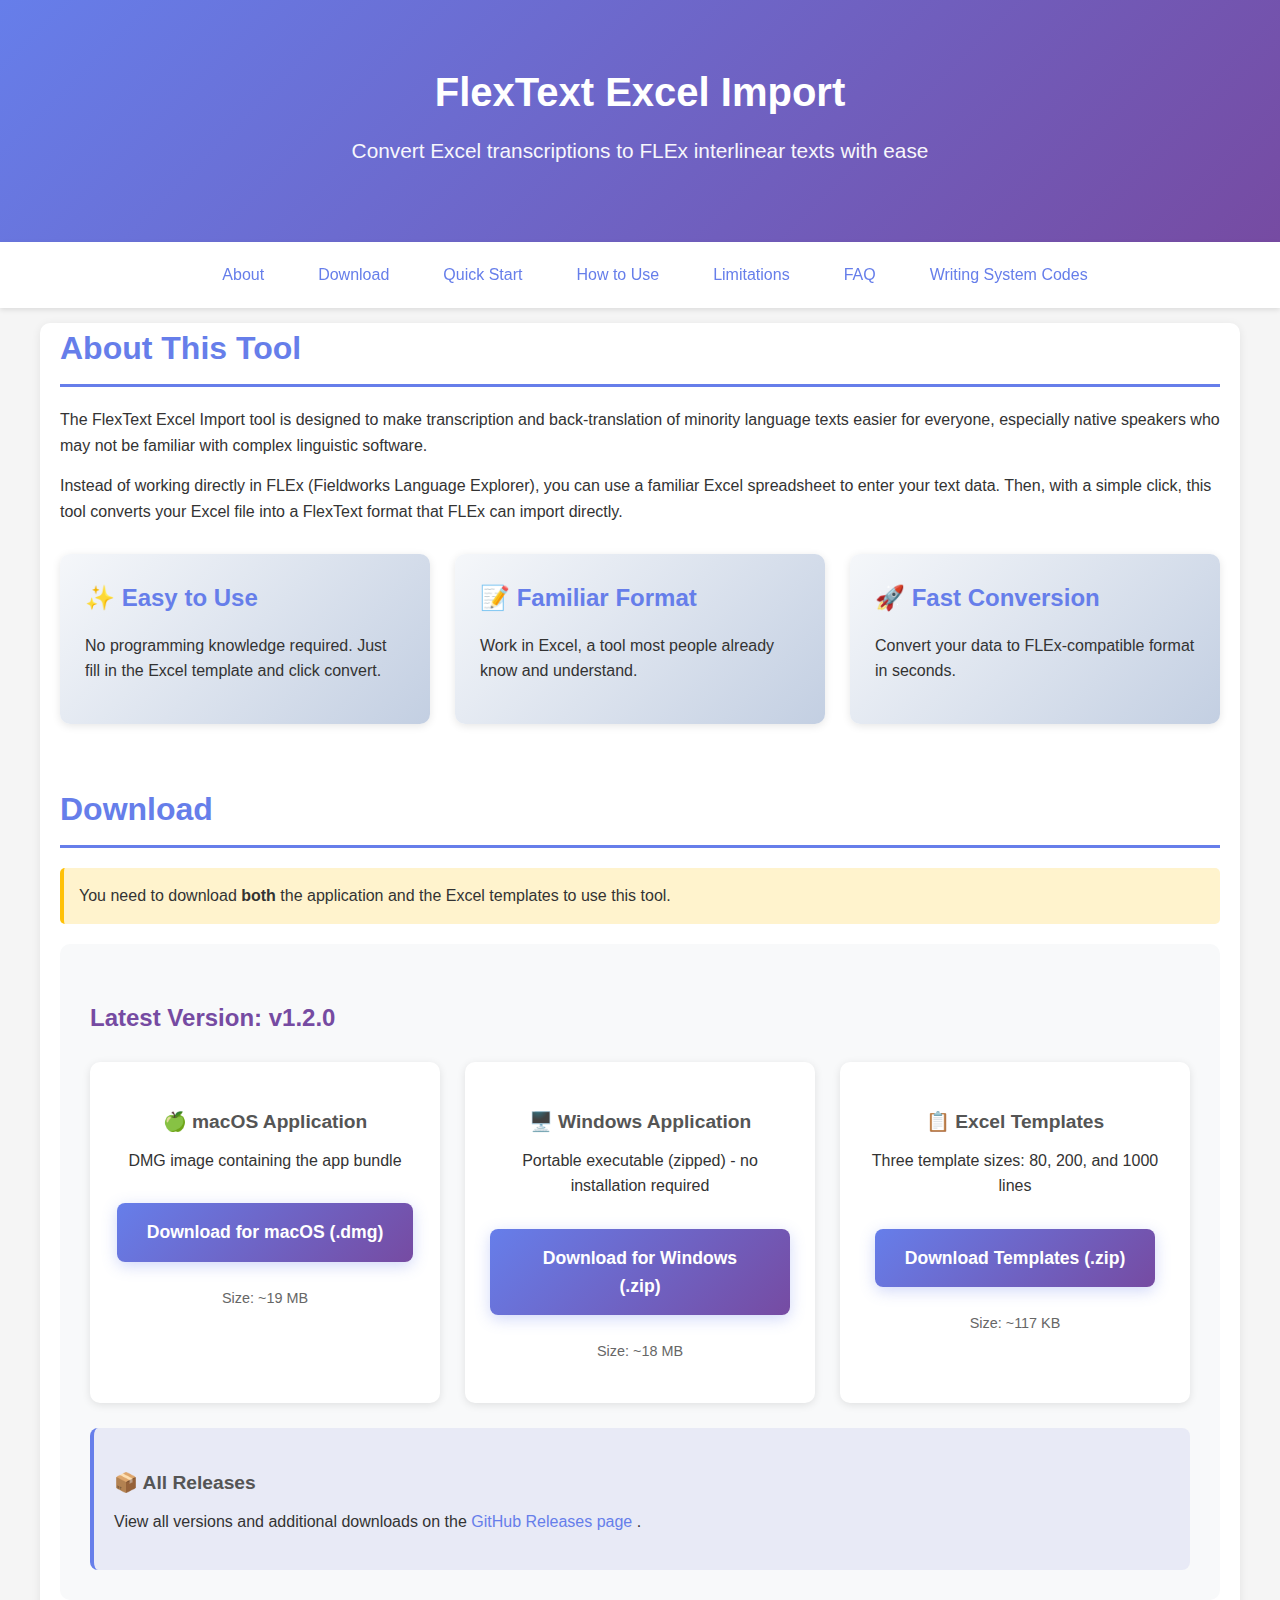
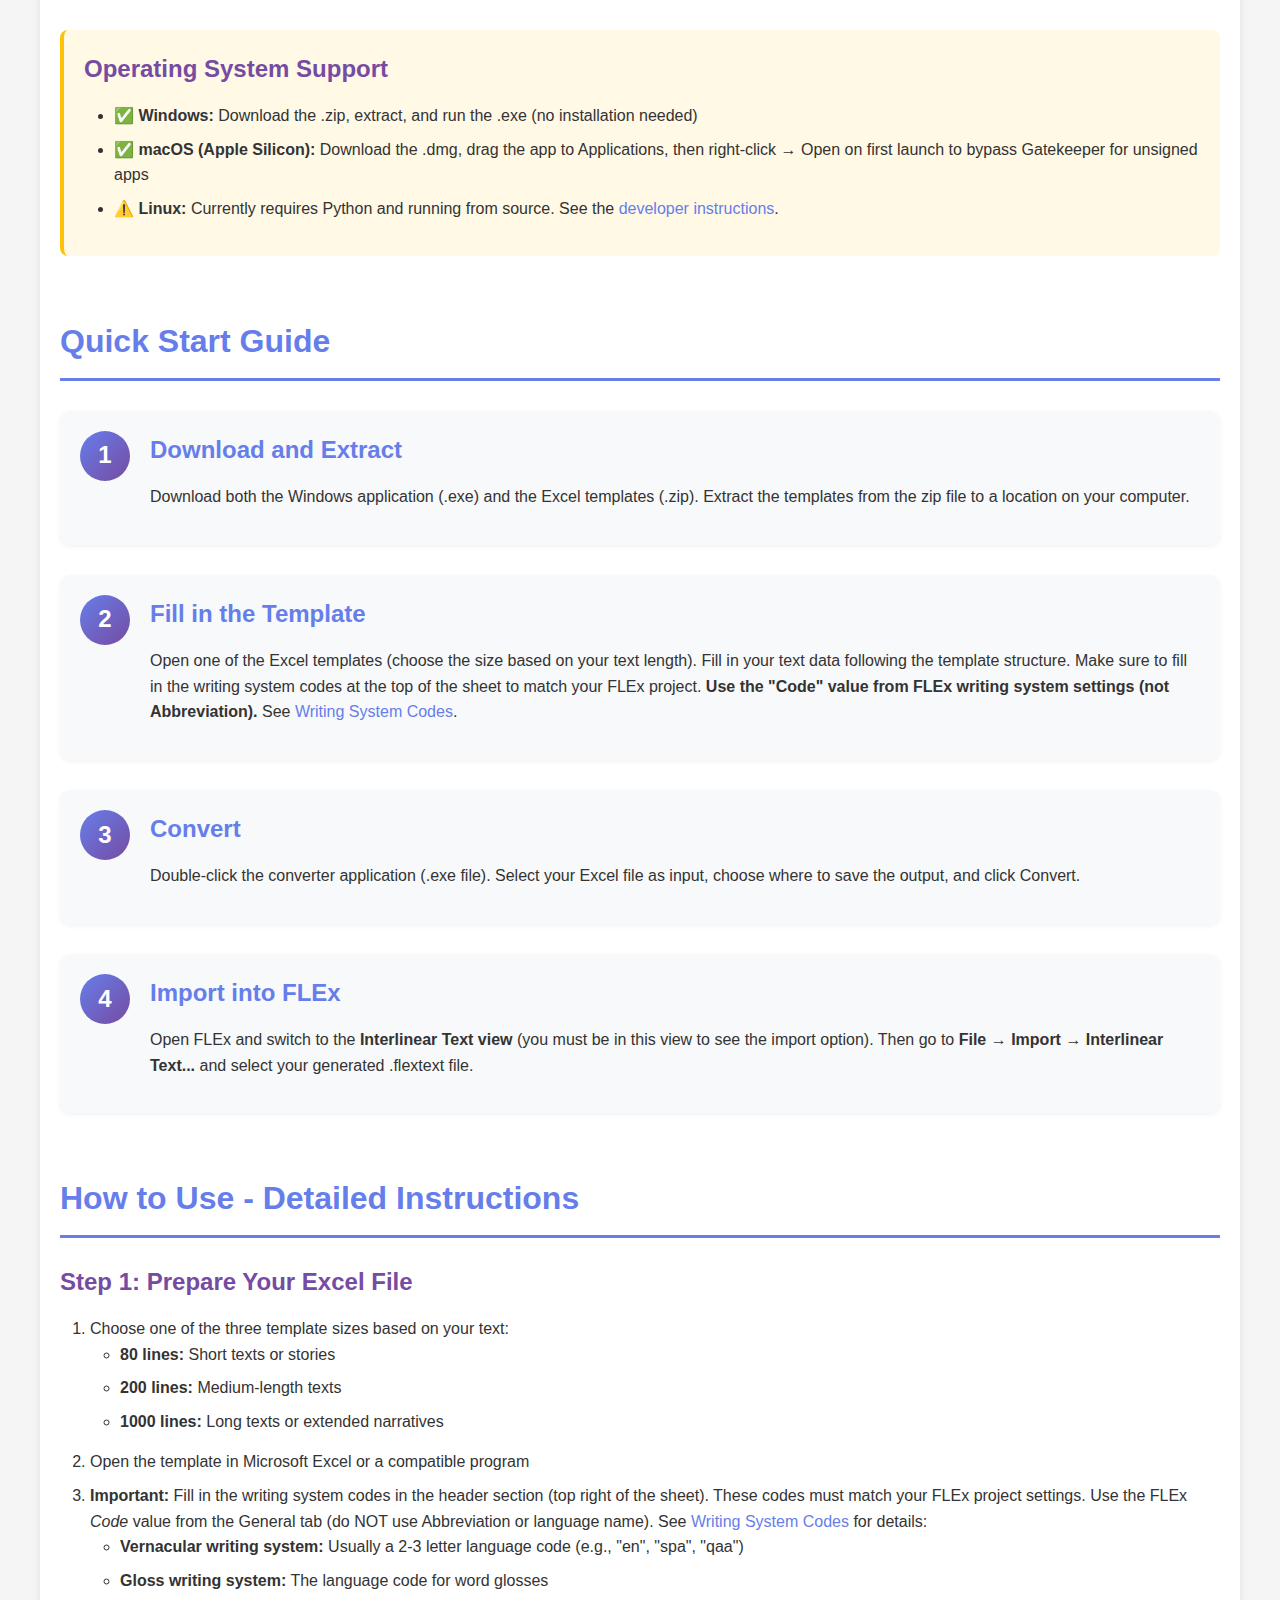
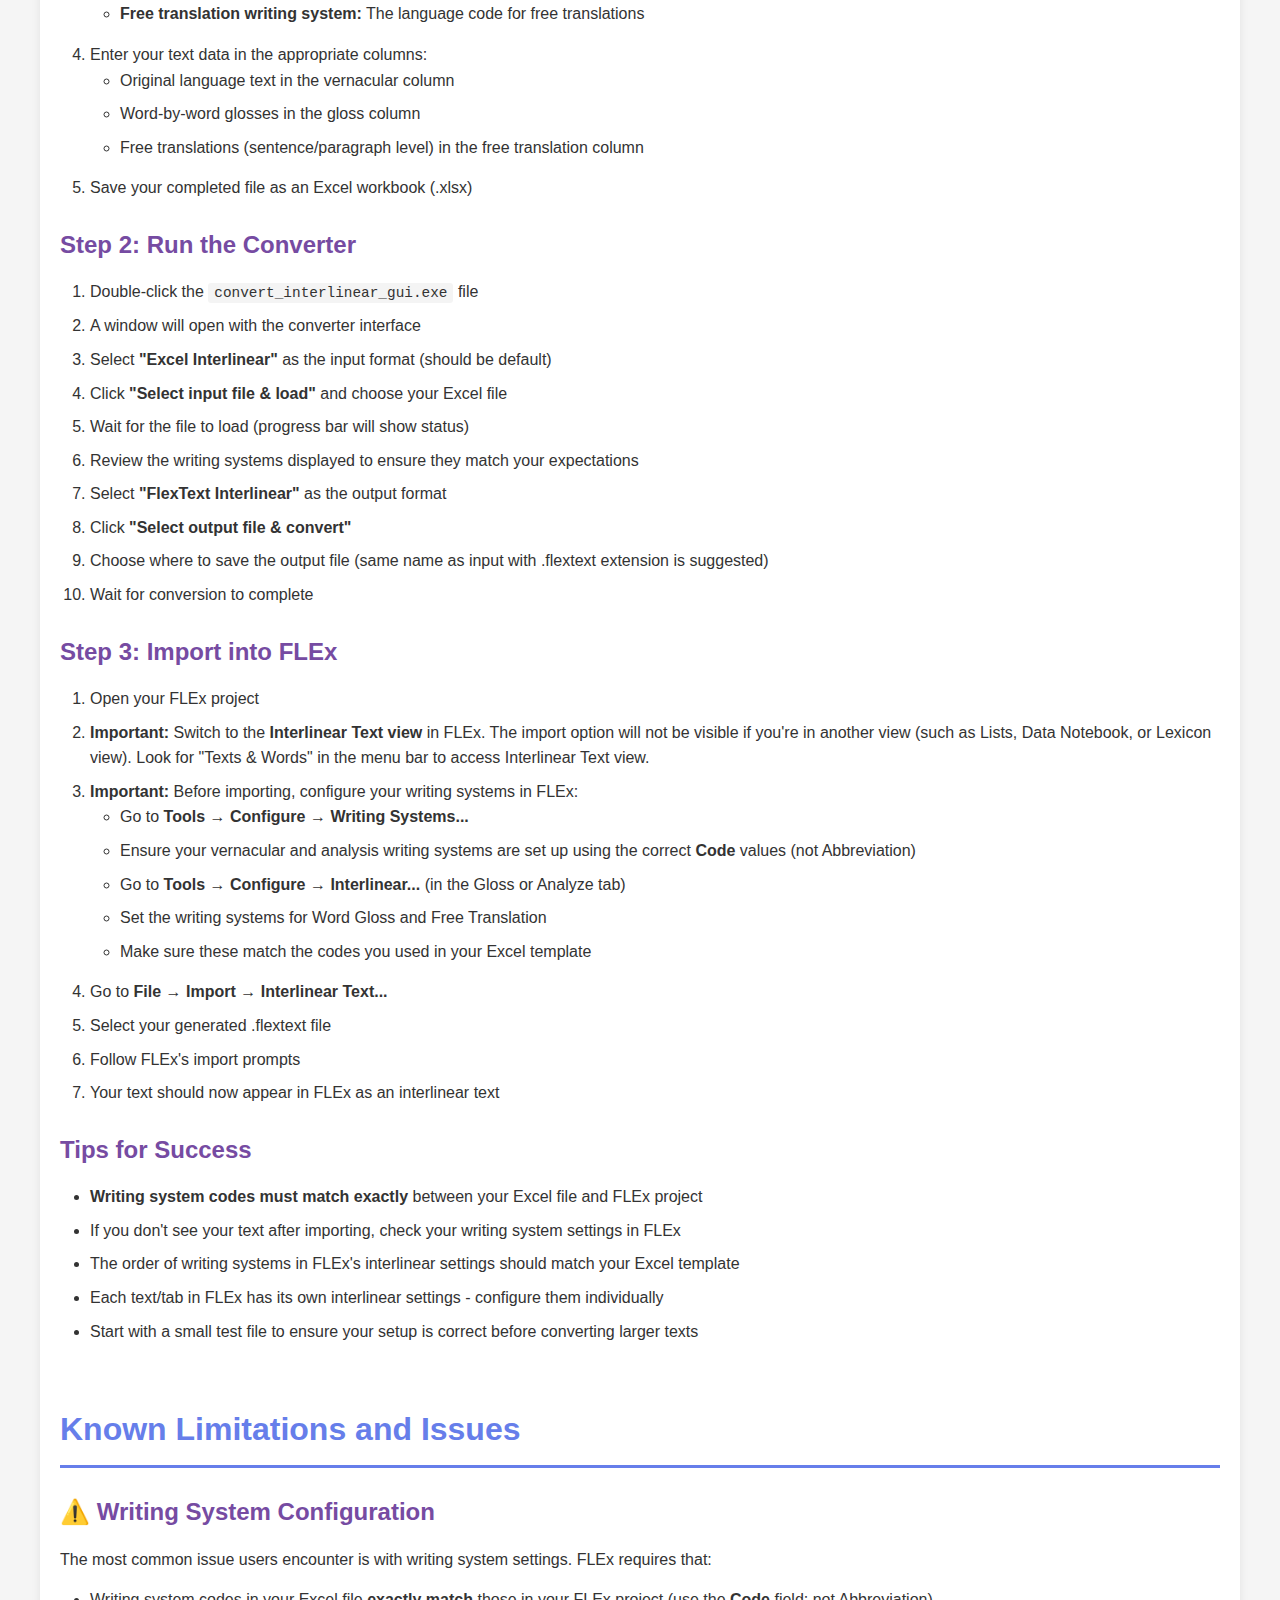
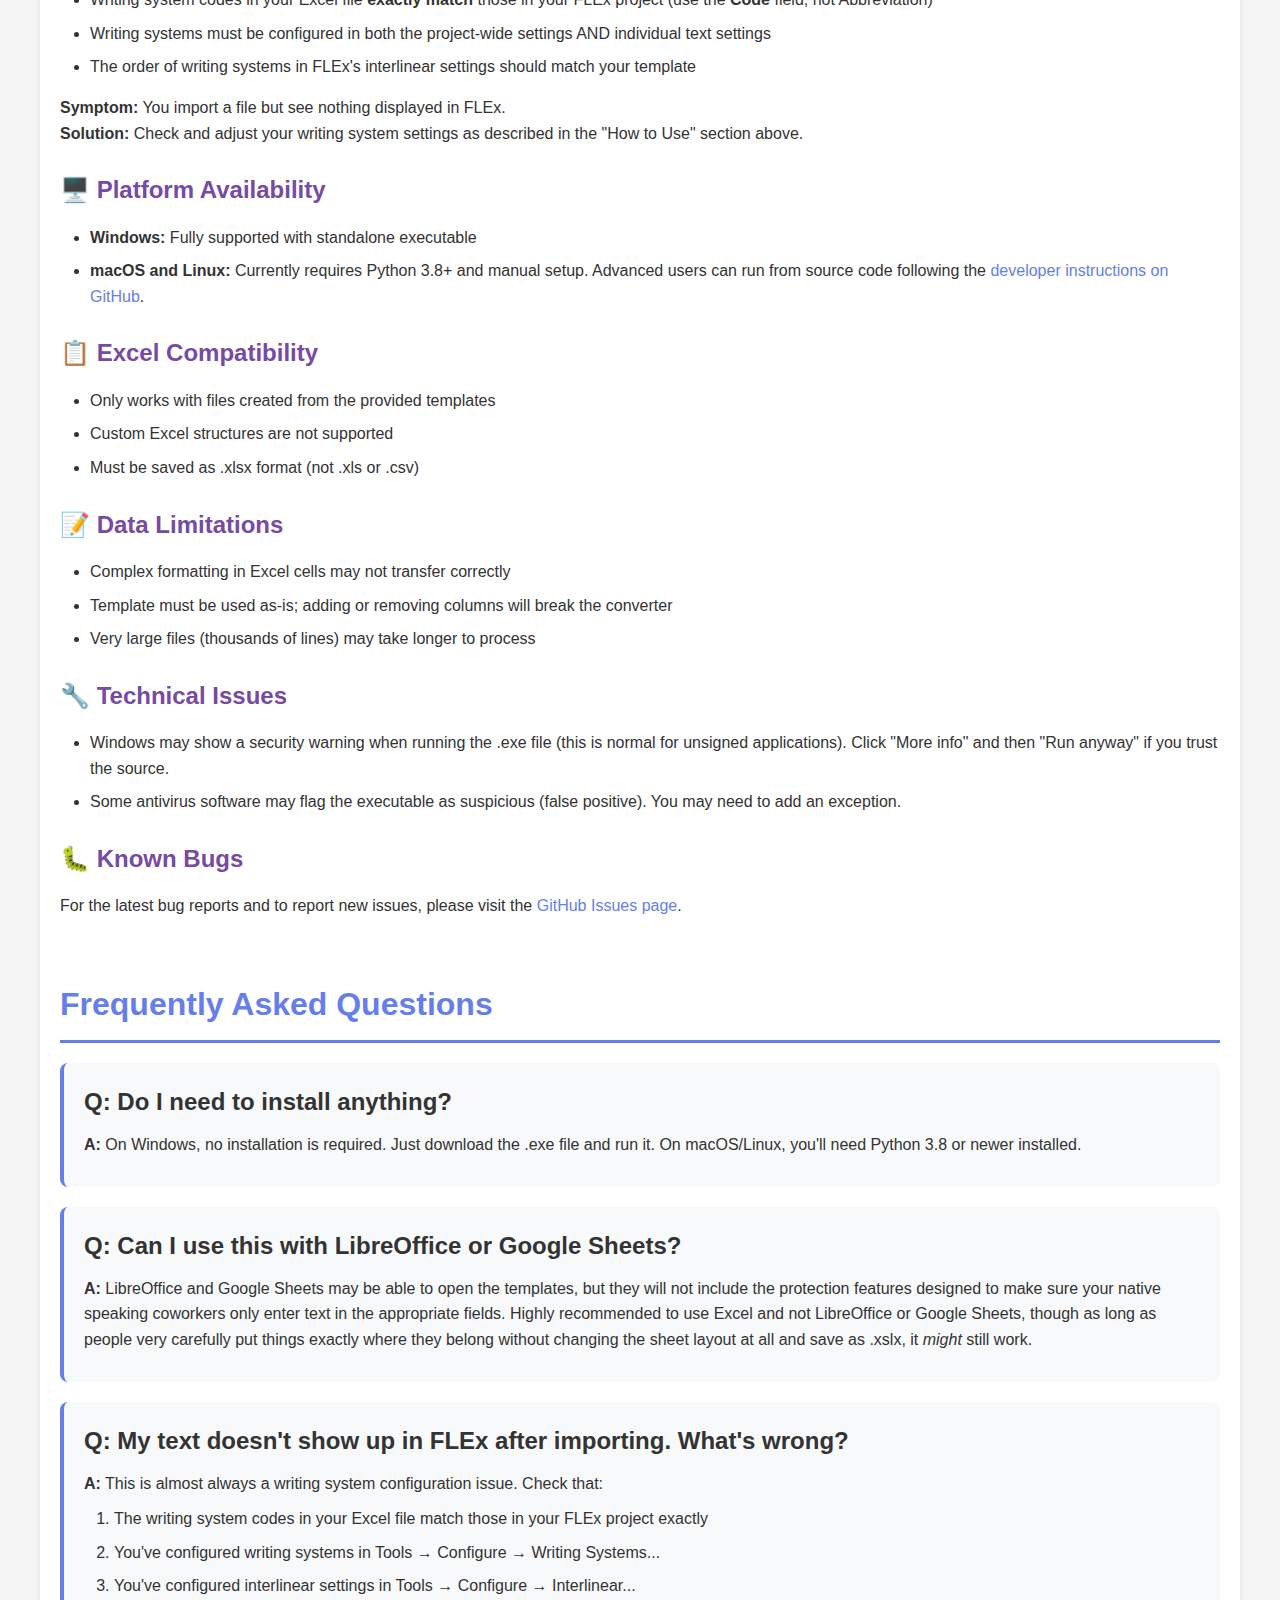
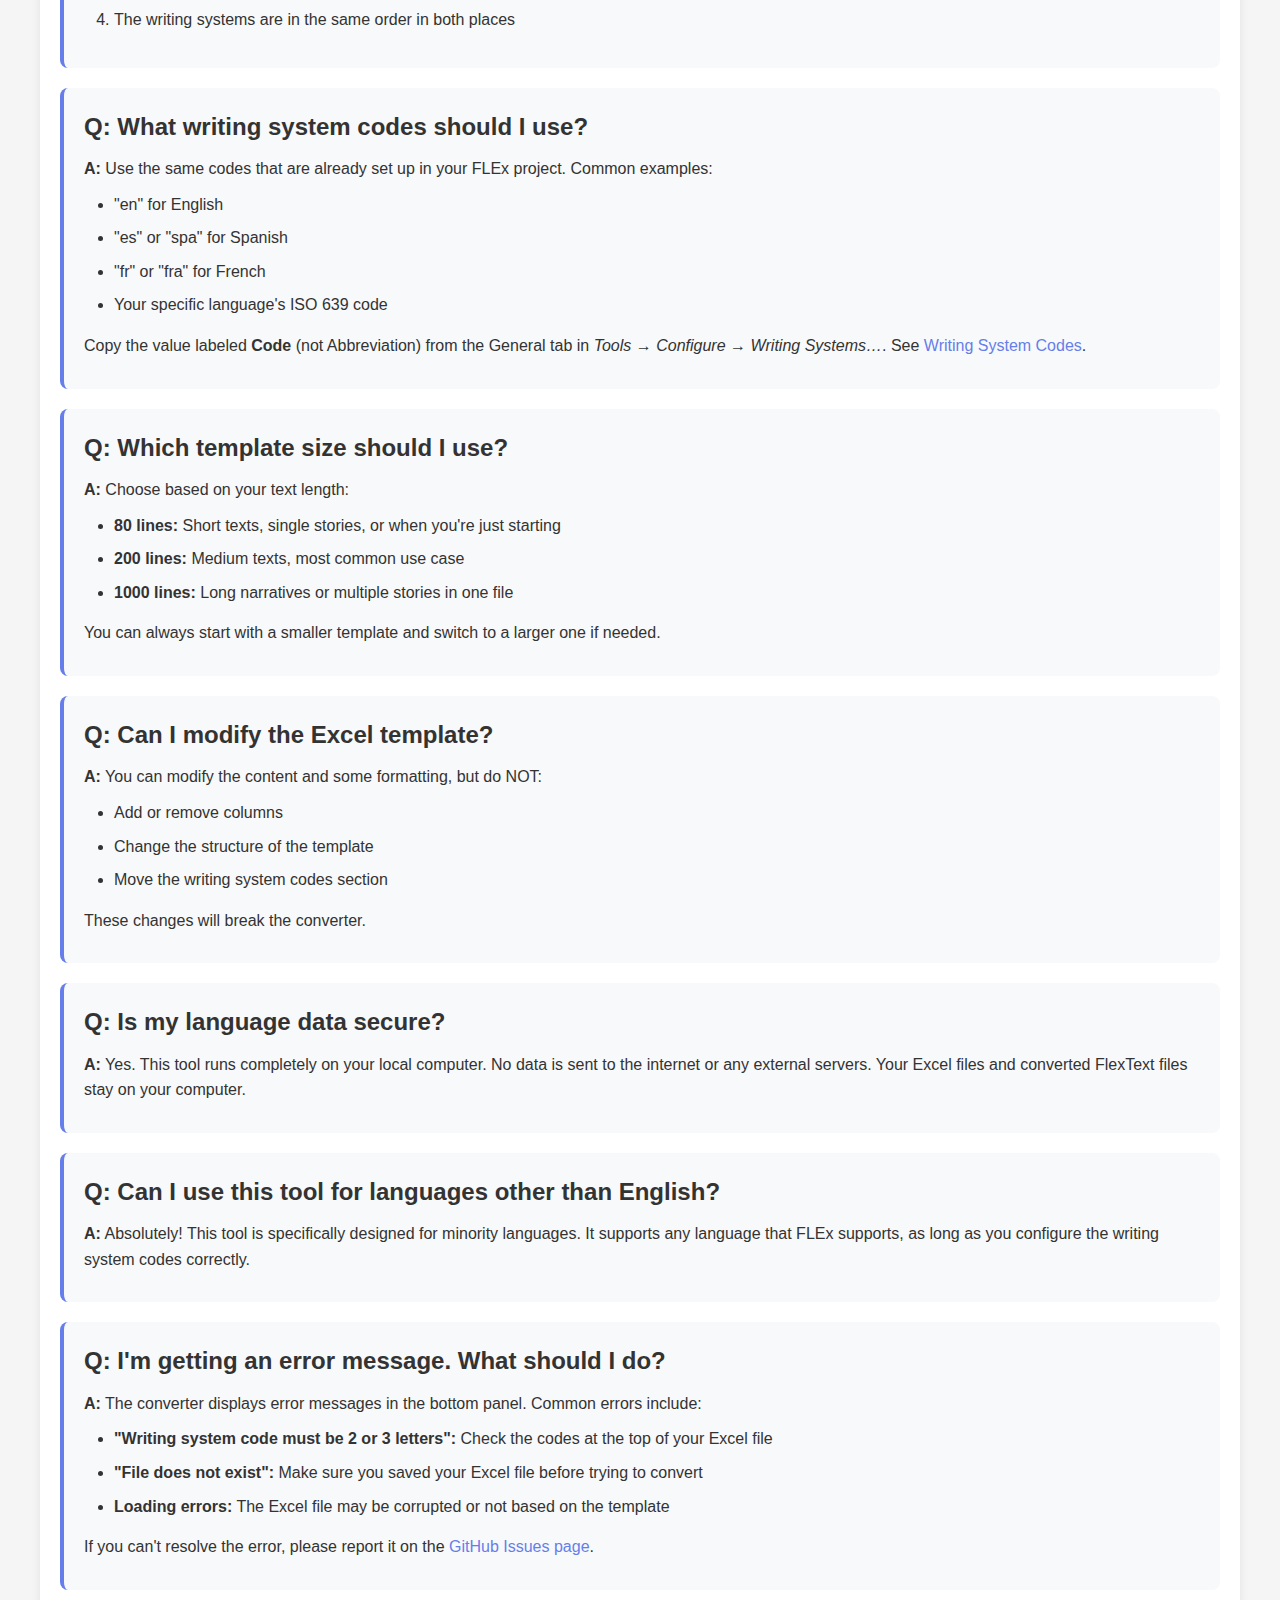
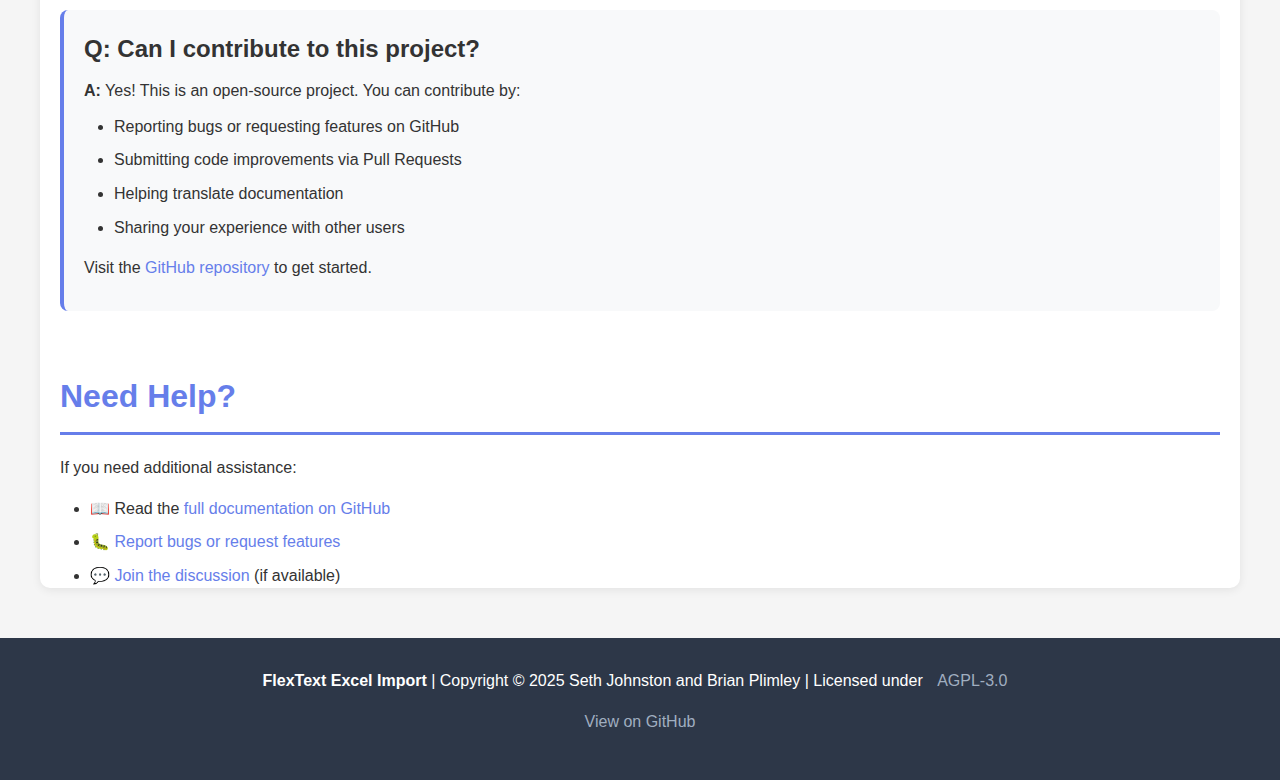
<file: docs/index.html>
<!DOCTYPE html>
<html lang="en">
<head>
    <meta charset="UTF-8">
    <meta name="viewport" content="width=device-width, initial-scale=1.0">
    <title>FlexText Excel Import - Easy Interlinear Text Tool</title>
    <link rel="stylesheet" href="style.css">
</head>
<body>
    <header>
        <div class="container">
            <h1>FlexText Excel Import</h1>
            <p class="tagline">Convert Excel transcriptions to FLEx interlinear texts with ease</p>
        </div>
    </header>

    <nav>
        <div class="container">
            <ul>
                <li><a href="#about">About</a></li>
                <li><a href="#download">Download</a></li>
                <li><a href="#quick-start">Quick Start</a></li>
                <li><a href="#how-to-use">How to Use</a></li>
                <li><a href="#limitations">Limitations</a></li>
                <li><a href="#faq">FAQ</a></li>
                <li><a href="writing-system-codes.html">Writing System Codes</a></li>
            </ul>
        </div>
    </nav>

    <main class="container">
        <section id="about">
            <h2>About This Tool</h2>
            <p>
                The FlexText Excel Import tool is designed to make transcription and back-translation of minority 
                language texts easier for everyone, especially native speakers who may not be familiar with complex 
                linguistic software.
            </p>
            <p>
                Instead of working directly in FLEx (Fieldworks Language Explorer), you can use a familiar Excel 
                spreadsheet to enter your text data. Then, with a simple click, this tool converts your Excel file 
                into a FlexText format that FLEx can import directly.
            </p>
            <div class="features">
                <div class="feature-box">
                    <h3>✨ Easy to Use</h3>
                    <p>No programming knowledge required. Just fill in the Excel template and click convert.</p>
                </div>
                <div class="feature-box">
                    <h3>📝 Familiar Format</h3>
                    <p>Work in Excel, a tool most people already know and understand.</p>
                </div>
                <div class="feature-box">
                    <h3>🚀 Fast Conversion</h3>
                    <p>Convert your data to FLEx-compatible format in seconds.</p>
                </div>
            </div>
        </section>

        <section id="download">
            <h2>Download</h2>
            <p class="important">
                You need to download <strong>both</strong> the application and the Excel templates to use this tool.
            </p>
            
            <div class="download-section">
                <h3>Latest Version: v1.2.0</h3>
                
                <div class="download-boxes">
                    <div class="download-box">
                        <h4>🍏 macOS Application</h4>
                        <p>DMG image containing the app bundle</p>
                        <a href="https://github.com/rulingAnts/FlexText-Excel-Import/releases/download/v1.2.0/Interlinear-Converter-v1.2.0.mac.dmg" 
                           class="download-button">
                            Download for macOS (.dmg)
                        </a>
                        <p class="file-size">Size: ~19 MB</p>
                    </div>
                    <div class="download-box">
                        <h4>🖥️ Windows Application</h4>
                        <p>Portable executable (zipped) - no installation required</p>
                        <a href="https://github.com/rulingAnts/FlexText-Excel-Import/releases/download/v1.2.0/Interlinear.Converter.1.2.0.win.zip" 
                           class="download-button">
                            Download for Windows (.zip)
                        </a>
                        <p class="file-size">Size: ~18 MB</p>
                    </div>
                    
                    <div class="download-box">
                        <h4>📋 Excel Templates</h4>
                        <p>Three template sizes: 80, 200, and 1000 lines</p>
                        <a href="https://github.com/rulingAnts/FlexText-Excel-Import/releases/download/v1.2.0/Excel.Templates.zip" 
                           class="download-button">
                            Download Templates (.zip)
                        </a>
                        <p class="file-size">Size: ~117 KB</p>
                    </div>
                </div>
                
                <div class="download-note">
                    <h4>📦 All Releases</h4>
                    <p>
                        View all versions and additional downloads on the 
                        <a href="https://github.com/rulingAnts/FlexText-Excel-Import/releases/latest" target="_blank">
                            GitHub Releases page
                        </a>.
                    </p>
                </div>
            </div>

            <div class="os-support">
                <h3>Operating System Support</h3>
                <ul>
                    <li><strong>✅ Windows:</strong> Download the .zip, extract, and run the .exe (no installation needed)</li>
                    <li><strong>✅ macOS (Apple Silicon):</strong> Download the .dmg, drag the app to Applications, then right‑click → Open on first launch to bypass Gatekeeper for unsigned apps</li>
                    <li><strong>⚠️ Linux:</strong> Currently requires Python and running from source. See the 
                        <a href="https://github.com/rulingAnts/FlexText-Excel-Import#setup-and-gui-usage" target="_blank">developer instructions</a>.</li>
                </ul>
            </div>
        </section>

        <section id="quick-start">
            <h2>Quick Start Guide</h2>
            <div class="steps">
                <div class="step">
                    <div class="step-number">1</div>
                    <div class="step-content">
                        <h3>Download and Extract</h3>
                        <p>Download both the Windows application (.exe) and the Excel templates (.zip). 
                           Extract the templates from the zip file to a location on your computer.</p>
                    </div>
                </div>
                
                <div class="step">
                    <div class="step-number">2</div>
                    <div class="step-content">
                        <h3>Fill in the Template</h3>
                        <p>Open one of the Excel templates (choose the size based on your text length). 
                           Fill in your text data following the template structure. Make sure to fill in the 
                                    writing system codes at the top of the sheet to match your FLEx project. <strong>Use the "Code" value from FLEx writing system settings (not Abbreviation).</strong> See <a href="writing-system-codes.html">Writing System Codes</a>.</p>
                    </div>
                </div>
                
                <div class="step">
                    <div class="step-number">3</div>
                    <div class="step-content">
                        <h3>Convert</h3>
                        <p>Double-click the converter application (.exe file). Select your Excel file as input, 
                           choose where to save the output, and click Convert.</p>
                    </div>
                </div>
                
                <div class="step">
                    <div class="step-number">4</div>
                    <div class="step-content">
                        <h3>Import into FLEx</h3>
                        <p>Open FLEx and switch to the <strong>Interlinear Text view</strong> (you must be in this view 
                           to see the import option). Then go to <strong>File → Import → Interlinear Text...</strong> and 
                           select your generated .flextext file.</p>
                    </div>
                </div>
            </div>
        </section>

        <section id="how-to-use">
            <h2>How to Use - Detailed Instructions</h2>
            
            <h3>Step 1: Prepare Your Excel File</h3>
            <ol>
                <li>Choose one of the three template sizes based on your text:
                    <ul>
                        <li><strong>80 lines:</strong> Short texts or stories</li>
                        <li><strong>200 lines:</strong> Medium-length texts</li>
                        <li><strong>1000 lines:</strong> Long texts or extended narratives</li>
                    </ul>
                </li>
                <li>Open the template in Microsoft Excel or a compatible program</li>
                <li><strong>Important:</strong> Fill in the writing system codes in the header section 
                    (top right of the sheet). These codes must match your FLEx project settings. Use the FLEx <em>Code</em> value from the General tab (do NOT use Abbreviation or language name). See <a href="writing-system-codes.html">Writing System Codes</a> for details:
                    <ul>
                        <li><strong>Vernacular writing system:</strong> Usually a 2-3 letter language code (e.g., "en", "spa", "qaa")</li>
                        <li><strong>Gloss writing system:</strong> The language code for word glosses</li>
                        <li><strong>Free translation writing system:</strong> The language code for free translations</li>
                    </ul>
                </li>
                <li>Enter your text data in the appropriate columns:
                    <ul>
                        <li>Original language text in the vernacular column</li>
                        <li>Word-by-word glosses in the gloss column</li>
                        <li>Free translations (sentence/paragraph level) in the free translation column</li>
                    </ul>
                </li>
                <li>Save your completed file as an Excel workbook (.xlsx)</li>
            </ol>

            <h3>Step 2: Run the Converter</h3>
            <ol>
                <li>Double-click the <code>convert_interlinear_gui.exe</code> file</li>
                <li>A window will open with the converter interface</li>
                <li>Select <strong>"Excel Interlinear"</strong> as the input format (should be default)</li>
                <li>Click <strong>"Select input file & load"</strong> and choose your Excel file</li>
                <li>Wait for the file to load (progress bar will show status)</li>
                <li>Review the writing systems displayed to ensure they match your expectations</li>
                <li>Select <strong>"FlexText Interlinear"</strong> as the output format</li>
                <li>Click <strong>"Select output file & convert"</strong></li>
                <li>Choose where to save the output file (same name as input with .flextext extension is suggested)</li>
                <li>Wait for conversion to complete</li>
            </ol>

            <h3>Step 3: Import into FLEx</h3>
            <ol>
                <li>Open your FLEx project</li>
                <li><strong>Important:</strong> Switch to the <strong>Interlinear Text view</strong> in FLEx. 
                    The import option will not be visible if you're in another view (such as Lists, Data Notebook, 
                    or Lexicon view). Look for "Texts & Words" in the menu bar to access Interlinear Text view.</li>
                <li><strong>Important:</strong> Before importing, configure your writing systems in FLEx:
                    <ul>
                        <li>Go to <strong>Tools → Configure → Writing Systems...</strong></li>
                        <li>Ensure your vernacular and analysis writing systems are set up using the correct <strong>Code</strong> values (not Abbreviation)</li>
                        <li>Go to <strong>Tools → Configure → Interlinear...</strong> (in the Gloss or Analyze tab)</li>
                        <li>Set the writing systems for Word Gloss and Free Translation</li>
                        <li>Make sure these match the codes you used in your Excel template</li>
                    </ul>
                </li>
                <li>Go to <strong>File → Import → Interlinear Text...</strong></li>
                <li>Select your generated .flextext file</li>
                <li>Follow FLEx's import prompts</li>
                <li>Your text should now appear in FLEx as an interlinear text</li>
            </ol>

            <h3>Tips for Success</h3>
            <ul>
                <li><strong>Writing system codes must match exactly</strong> between your Excel file and FLEx project</li>
                <li>If you don't see your text after importing, check your writing system settings in FLEx</li>
                <li>The order of writing systems in FLEx's interlinear settings should match your Excel template</li>
                <li>Each text/tab in FLEx has its own interlinear settings - configure them individually</li>
                <li>Start with a small test file to ensure your setup is correct before converting larger texts</li>
            </ul>
        </section>

        <section id="limitations">
            <h2>Known Limitations and Issues</h2>
            
            <h3>⚠️ Writing System Configuration</h3>
            <p>
                The most common issue users encounter is with writing system settings. FLEx requires that:
            </p>
            <ul>
                <li>Writing system codes in your Excel file <strong>exactly match</strong> those in your FLEx project (use the <strong>Code</strong> field; not Abbreviation)</li>
                <li>Writing systems must be configured in both the project-wide settings AND individual text settings</li>
                <li>The order of writing systems in FLEx's interlinear settings should match your template</li>
            </ul>
            <p>
                <strong>Symptom:</strong> You import a file but see nothing displayed in FLEx.<br>
                <strong>Solution:</strong> Check and adjust your writing system settings as described in the "How to Use" section above.
            </p>

            <h3>🖥️ Platform Availability</h3>
            <ul>
                <li><strong>Windows:</strong> Fully supported with standalone executable</li>
                <li><strong>macOS and Linux:</strong> Currently requires Python 3.8+ and manual setup. 
                    Advanced users can run from source code following the 
                    <a href="https://github.com/rulingAnts/FlexText-Excel-Import#setup-and-gui-usage" target="_blank">
                    developer instructions on GitHub</a>.</li>
            </ul>

            <h3>📋 Excel Compatibility</h3>
            <ul>
                <li>Only works with files created from the provided templates</li>
                <li>Custom Excel structures are not supported</li>
                <li>Must be saved as .xlsx format (not .xls or .csv)</li>
            </ul>

            <h3>📝 Data Limitations</h3>
            <ul>
                <li>Complex formatting in Excel cells may not transfer correctly</li>
                <li>Template must be used as-is; adding or removing columns will break the converter</li>
                <li>Very large files (thousands of lines) may take longer to process</li>
            </ul>

            <h3>🔧 Technical Issues</h3>
            <ul>
                <li>Windows may show a security warning when running the .exe file (this is normal for unsigned applications). 
                    Click "More info" and then "Run anyway" if you trust the source.</li>
                <li>Some antivirus software may flag the executable as suspicious (false positive). 
                    You may need to add an exception.</li>
            </ul>

            <h3>🐛 Known Bugs</h3>
            <p>
                For the latest bug reports and to report new issues, please visit the 
                <a href="https://github.com/rulingAnts/FlexText-Excel-Import/issues" target="_blank">
                GitHub Issues page</a>.
            </p>
        </section>

        <section id="faq">
            <h2>Frequently Asked Questions</h2>
            
            <div class="faq-item">
                <h3>Q: Do I need to install anything?</h3>
                <p><strong>A:</strong> On Windows, no installation is required. Just download the .exe file and run it. 
                   On macOS/Linux, you'll need Python 3.8 or newer installed.</p>
            </div>

            <div class="faq-item">
                <h3>Q: Can I use this with LibreOffice or Google Sheets?</h3>
                <p><strong>A:</strong> LibreOffice and Google Sheets may be able to open the templates, but they will not include the protection features designed to make sure your native speaking coworkers only enter text in the appropriate fields. Highly recommended to use Excel and not LibreOffice or Google Sheets, though as long as people very carefully put things exactly where they belong without changing the sheet layout at all and save as .xslx, it <i>might</i> still work.</i></p>
            </div>

            <div class="faq-item">
                <h3>Q: My text doesn't show up in FLEx after importing. What's wrong?</h3>
                <p><strong>A:</strong> This is almost always a writing system configuration issue. Check that:
                <ol>
                    <li>The writing system codes in your Excel file match those in your FLEx project exactly</li>
                    <li>You've configured writing systems in Tools → Configure → Writing Systems...</li>
                    <li>You've configured interlinear settings in Tools → Configure → Interlinear...</li>
                    <li>The writing systems are in the same order in both places</li>
                </ol>
                </p>
            </div>

            <div class="faq-item">
                <h3>Q: What writing system codes should I use?</h3>
                <p><strong>A:</strong> Use the same codes that are already set up in your FLEx project. Common examples:
                <ul>
                    <li>"en" for English</li>
                    <li>"es" or "spa" for Spanish</li>
                    <li>"fr" or "fra" for French</li>
                    <li>Your specific language's ISO 639 code</li>
                </ul>
                Copy the value labeled <strong>Code</strong> (not Abbreviation) from the General tab in <em>Tools → Configure → Writing Systems…</em>. See <a href="writing-system-codes.html">Writing System Codes</a>.</p>
            </div>

            <div class="faq-item">
                <h3>Q: Which template size should I use?</h3>
                <p><strong>A:</strong> Choose based on your text length:
                <ul>
                    <li><strong>80 lines:</strong> Short texts, single stories, or when you're just starting</li>
                    <li><strong>200 lines:</strong> Medium texts, most common use case</li>
                    <li><strong>1000 lines:</strong> Long narratives or multiple stories in one file</li>
                </ul>
                You can always start with a smaller template and switch to a larger one if needed.</p>
            </div>

            <div class="faq-item">
                <h3>Q: Can I modify the Excel template?</h3>
                <p><strong>A:</strong> You can modify the content and some formatting, but do NOT:
                <ul>
                    <li>Add or remove columns</li>
                    <li>Change the structure of the template</li>
                    <li>Move the writing system codes section</li>
                </ul>
                These changes will break the converter.</p>
            </div>

            <div class="faq-item">
                <h3>Q: Is my language data secure?</h3>
                <p><strong>A:</strong> Yes. This tool runs completely on your local computer. No data is sent to the 
                   internet or any external servers. Your Excel files and converted FlexText files stay on your computer.</p>
            </div>

            <div class="faq-item">
                <h3>Q: Can I use this tool for languages other than English?</h3>
                <p><strong>A:</strong> Absolutely! This tool is specifically designed for minority languages. It supports 
                   any language that FLEx supports, as long as you configure the writing system codes correctly.</p>
            </div>

            <div class="faq-item">
                <h3>Q: I'm getting an error message. What should I do?</h3>
                <p><strong>A:</strong> The converter displays error messages in the bottom panel. Common errors include:
                <ul>
                    <li><strong>"Writing system code must be 2 or 3 letters":</strong> Check the codes at the top of your Excel file</li>
                    <li><strong>"File does not exist":</strong> Make sure you saved your Excel file before trying to convert</li>
                    <li><strong>Loading errors:</strong> The Excel file may be corrupted or not based on the template</li>
                </ul>
                If you can't resolve the error, please report it on the 
                <a href="https://github.com/rulingAnts/FlexText-Excel-Import/issues" target="_blank">GitHub Issues page</a>.</p>
            </div>

            <div class="faq-item">
                <h3>Q: Can I contribute to this project?</h3>
                <p><strong>A:</strong> Yes! This is an open-source project. You can contribute by:
                <ul>
                    <li>Reporting bugs or requesting features on GitHub</li>
                    <li>Submitting code improvements via Pull Requests</li>
                    <li>Helping translate documentation</li>
                    <li>Sharing your experience with other users</li>
                </ul>
                Visit the <a href="https://github.com/rulingAnts/FlexText-Excel-Import" target="_blank">GitHub repository</a> 
                to get started.</p>
            </div>
        </section>

        <section id="support">
            <h2>Need Help?</h2>
            <p>If you need additional assistance:</p>
            <ul>
                <li>📖 Read the <a href="https://github.com/rulingAnts/FlexText-Excel-Import#readme" target="_blank">
                    full documentation on GitHub</a></li>
                <li>🐛 <a href="https://github.com/rulingAnts/FlexText-Excel-Import/issues" target="_blank">
                    Report bugs or request features</a></li>
                <li>💬 <a href="https://github.com/rulingAnts/FlexText-Excel-Import/discussions" target="_blank">
                    Join the discussion</a> (if available)</li>
            </ul>
        </section>
    </main>

    <footer>
        <div class="container">
            <p>
                <strong>FlexText Excel Import</strong> | 
                Copyright © 2025 Seth Johnston and Brian Plimley | 
                Licensed under <a href="https://github.com/rulingAnts/FlexText-Excel-Import/blob/main/LICENSE" target="_blank">
                AGPL-3.0</a>
            </p>
            <p>
                <a href="https://github.com/rulingAnts/FlexText-Excel-Import" target="_blank">View on GitHub</a>
            </p>
        </div>
    </footer>
</body>
</html>
</file>
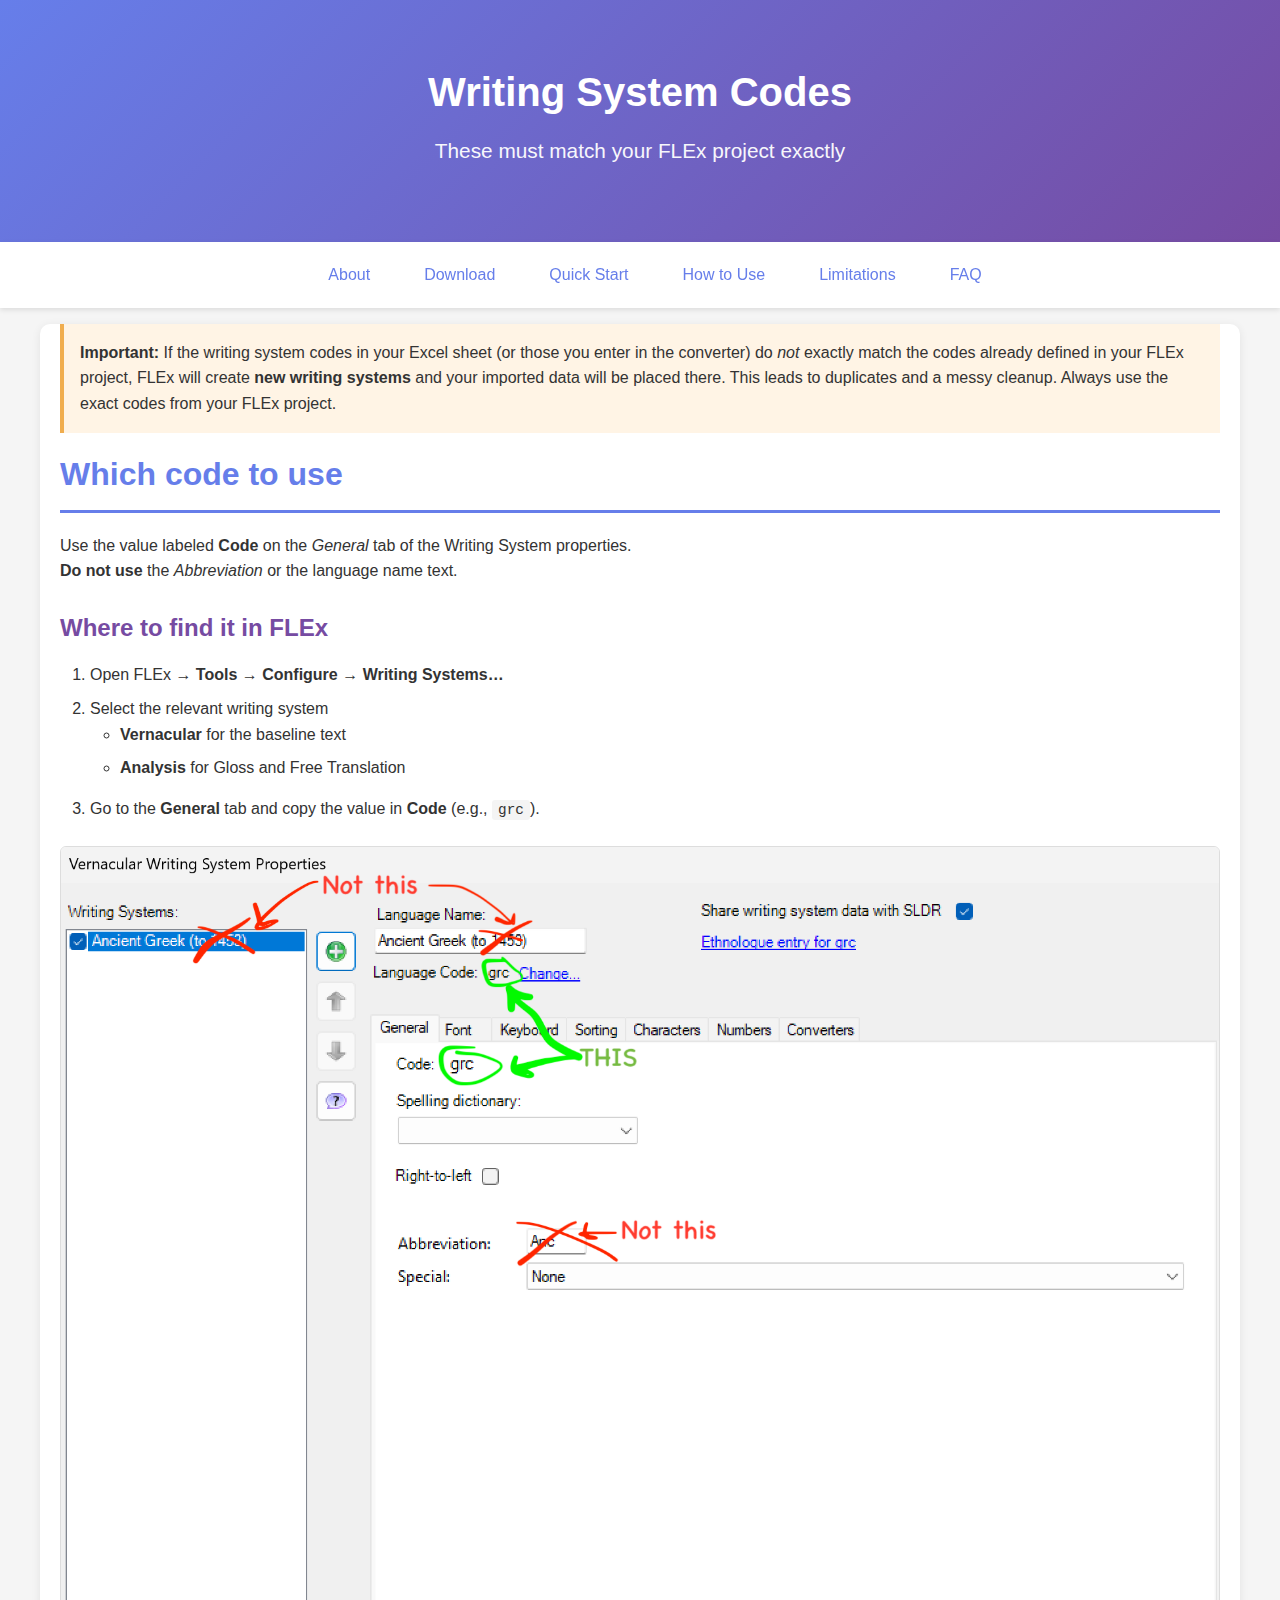
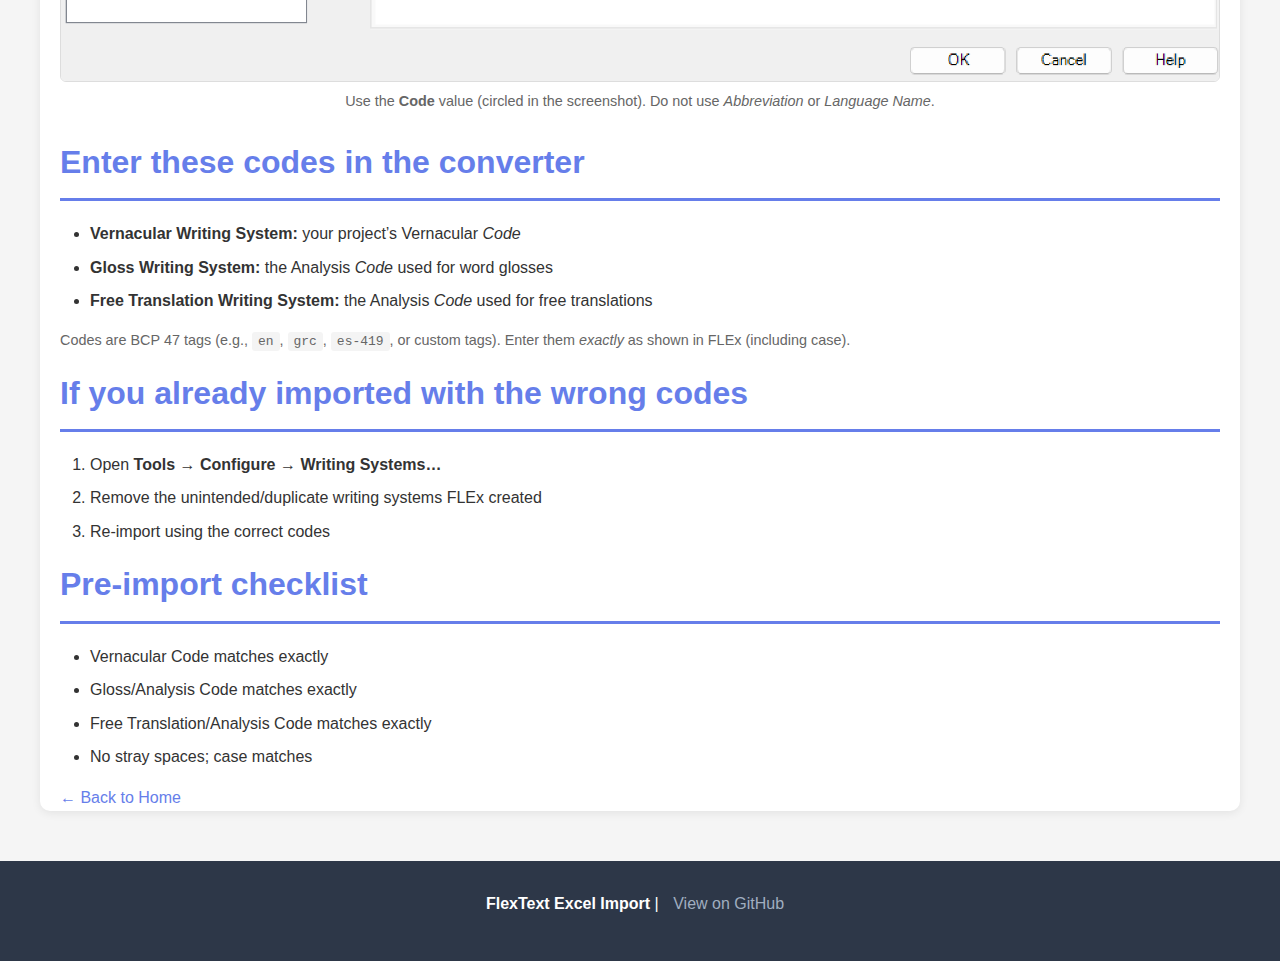
<file: docs/writing-system-codes.html>
<!DOCTYPE html>
<html lang="en">
<head>
    <meta charset="UTF-8">
    <meta name="viewport" content="width=device-width, initial-scale=1.0">
    <title>Writing System Codes — FlexText Excel Import</title>
    <link rel="stylesheet" href="style.css">
    <style>
        .callout-warning { background: #fff4e5; border-left: 4px solid #f0ad4e; padding: 1rem; margin: 1rem 0; }
        .screenshot { text-align: center; margin: 1.5rem 0; }
        .screenshot img { max-width: 100%; height: auto; border: 1px solid #ddd; border-radius: 6px; }
        .small { color: #666; font-size: 0.9rem; }
    </style>
    <meta name="description" content="How to find and use the correct FLEx writing system codes. Avoid duplicate writing systems by matching codes exactly.">
    <meta name="robots" content="index,follow">
    <link rel="canonical" href="https://rulingants.github.io/FlexText-Excel-Import/writing-system-codes.html">
    <meta property="og:title" content="Writing System Codes — FlexText Excel Import">
    <meta property="og:type" content="website">
    <meta property="og:url" content="https://rulingants.github.io/FlexText-Excel-Import/writing-system-codes.html">
    <meta property="og:description" content="Use the Code value from FLEx Writing Systems settings. Do not use Abbreviation or Language Name.">
</head>
<body>
    <header>
        <div class="container">
            <h1>Writing System Codes</h1>
            <p class="tagline">These must match your FLEx project exactly</p>
        </div>
    </header>

    <nav>
        <div class="container">
            <ul>
                <li><a href="index.html#about">About</a></li>
                <li><a href="index.html#download">Download</a></li>
                <li><a href="index.html#quick-start">Quick Start</a></li>
                <li><a href="index.html#how-to-use">How to Use</a></li>
                <li><a href="index.html#limitations">Limitations</a></li>
                <li><a href="index.html#faq">FAQ</a></li>
            </ul>
        </div>
    </nav>

    <main class="container">
        <section>
            <div class="callout-warning">
                <strong>Important:</strong> If the writing system codes in your Excel sheet (or those you enter in the converter)
                do <em>not</em> exactly match the codes already defined in your FLEx project, FLEx will create <strong>new writing systems</strong>
                and your imported data will be placed there. This leads to duplicates and a messy cleanup. Always use the exact codes from your FLEx project.
            </div>

            <h2>Which code to use</h2>
            <p>
                Use the value labeled <strong>Code</strong> on the <em>General</em> tab of the Writing System properties. <br>
                <strong>Do not use</strong> the <em>Abbreviation</em> or the language name text.
            </p>

            <h3>Where to find it in FLEx</h3>
            <ol>
                <li>Open FLEx → <strong>Tools → Configure → Writing Systems…</strong></li>
                <li>Select the relevant writing system
                    <ul>
                        <li><strong>Vernacular</strong> for the baseline text</li>
                        <li><strong>Analysis</strong> for Gloss and Free Translation</li>
                    </ul>
                </li>
                <li>Go to the <strong>General</strong> tab and copy the value in <strong>Code</strong> (e.g., <code>grc</code>).</li>
            </ol>

            <div class="screenshot">
                <img src="images/vern_writ_sys.png" alt="FLEx Writing System properties – use the Code value (e.g., grc). Do not use Abbreviation or Language Name.">
                <p class="small">Use the <strong>Code</strong> value (circled in the screenshot). Do not use <em>Abbreviation</em> or <em>Language Name</em>.</p>
            </div>

            <h2>Enter these codes in the converter</h2>
            <ul>
                <li><strong>Vernacular Writing System:</strong> your project’s Vernacular <em>Code</em></li>
                <li><strong>Gloss Writing System:</strong> the Analysis <em>Code</em> used for word glosses</li>
                <li><strong>Free Translation Writing System:</strong> the Analysis <em>Code</em> used for free translations</li>
            </ul>
            <p class="small">
                Codes are BCP&nbsp;47 tags (e.g., <code>en</code>, <code>grc</code>, <code>es-419</code>, or custom tags). Enter them <em>exactly</em> as shown in FLEx (including case).
            </p>

            <h2>If you already imported with the wrong codes</h2>
            <ol>
                <li>Open <strong>Tools → Configure → Writing Systems…</strong></li>
                <li>Remove the unintended/duplicate writing systems FLEx created</li>
                <li>Re-import using the correct codes</li>
            </ol>

            <h2>Pre-import checklist</h2>
            <ul>
                <li>Vernacular Code matches exactly</li>
                <li>Gloss/Analysis Code matches exactly</li>
                <li>Free Translation/Analysis Code matches exactly</li>
                <li>No stray spaces; case matches</li>
            </ul>

            <p><a href="index.html">← Back to Home</a></p>
        </section>
    </main>

    <footer>
        <div class="container">
            <p>
                <strong>FlexText Excel Import</strong> |
                <a href="https://github.com/rulingAnts/FlexText-Excel-Import" target="_blank">View on GitHub</a>
            </p>
        </div>
    </footer>
</body>
</html>
</file>
<file: docs/style.css>
/* Reset and Base Styles */
* {
    margin: 0;
    padding: 0;
    box-sizing: border-box;
}

body {
    font-family: -apple-system, BlinkMacSystemFont, 'Segoe UI', Roboto, Oxygen, Ubuntu, Cantarell, sans-serif;
    line-height: 1.6;
    color: #333;
    background-color: #f5f5f5;
}

.container {
    max-width: 1200px;
    margin: 0 auto;
    padding: 0 20px;
}

/* Header */
header {
    background: linear-gradient(135deg, #667eea 0%, #764ba2 100%);
    color: white;
    padding: 60px 20px;
    text-align: center;
    box-shadow: 0 2px 10px rgba(0,0,0,0.1);
}

header h1 {
    font-size: 2.5em;
    margin-bottom: 10px;
    font-weight: 700;
}

.tagline {
    font-size: 1.3em;
    opacity: 0.95;
    font-weight: 300;
}

/* Navigation */
nav {
    background-color: #fff;
    box-shadow: 0 2px 5px rgba(0,0,0,0.1);
    position: sticky;
    top: 0;
    z-index: 1000;
}

nav ul {
    list-style: none;
    display: flex;
    flex-wrap: wrap;
    justify-content: center;
    padding: 15px 0;
}

nav li {
    margin: 5px 15px;
}

nav a {
    color: #667eea;
    text-decoration: none;
    font-weight: 500;
    padding: 8px 12px;
    border-radius: 5px;
    transition: all 0.3s ease;
}

nav a:hover {
    background-color: #667eea;
    color: white;
}

/* Main Content */
main {
    background-color: white;
    margin: 30px auto;
    padding: 40px;
    border-radius: 10px;
    box-shadow: 0 2px 10px rgba(0,0,0,0.08);
}

section {
    margin-bottom: 60px;
}

section:last-child {
    margin-bottom: 0;
}

h2 {
    color: #667eea;
    font-size: 2em;
    margin-bottom: 20px;
    padding-bottom: 10px;
    border-bottom: 3px solid #667eea;
}

h3 {
    color: #764ba2;
    font-size: 1.5em;
    margin: 25px 0 15px 0;
}

h4 {
    color: #555;
    font-size: 1.2em;
    margin: 20px 0 10px 0;
}

p {
    margin-bottom: 15px;
}

ul, ol {
    margin-left: 30px;
    margin-bottom: 15px;
}

li {
    margin-bottom: 8px;
}

code {
    background-color: #f4f4f4;
    padding: 2px 6px;
    border-radius: 3px;
    font-family: 'Courier New', monospace;
    font-size: 0.9em;
}

a {
    color: #667eea;
    text-decoration: none;
    transition: color 0.3s ease;
}

a:hover {
    color: #764ba2;
    text-decoration: underline;
}

/* Feature Boxes */
.features {
    display: grid;
    grid-template-columns: repeat(auto-fit, minmax(280px, 1fr));
    gap: 25px;
    margin: 30px 0;
}

.feature-box {
    background: linear-gradient(135deg, #f5f7fa 0%, #c3cfe2 100%);
    padding: 25px;
    border-radius: 10px;
    box-shadow: 0 2px 8px rgba(0,0,0,0.1);
    transition: transform 0.3s ease;
}

.feature-box:hover {
    transform: translateY(-5px);
}

.feature-box h3 {
    color: #667eea;
    margin-top: 0;
}

/* Download Section */
.download-section {
    background-color: #f8f9fa;
    padding: 30px;
    border-radius: 10px;
    margin: 20px 0;
}

.download-boxes {
    display: grid;
    grid-template-columns: repeat(auto-fit, minmax(300px, 1fr));
    gap: 25px;
    margin: 25px 0;
}

.download-box {
    background: white;
    padding: 25px;
    border-radius: 10px;
    box-shadow: 0 2px 8px rgba(0,0,0,0.1);
    text-align: center;
}

.download-button {
    display: inline-block;
    background: linear-gradient(135deg, #667eea 0%, #764ba2 100%);
    color: white;
    padding: 15px 30px;
    border-radius: 8px;
    font-weight: 600;
    font-size: 1.1em;
    text-decoration: none;
    margin: 15px 0;
    transition: all 0.3s ease;
    box-shadow: 0 4px 15px rgba(102, 126, 234, 0.3);
}

.download-button:hover {
    transform: translateY(-2px);
    box-shadow: 0 6px 20px rgba(102, 126, 234, 0.4);
    text-decoration: none;
}

.file-size {
    color: #666;
    font-size: 0.9em;
    margin-top: 10px;
}

.download-note {
    background-color: #e8eaf6;
    padding: 20px;
    border-radius: 8px;
    margin-top: 25px;
    border-left: 4px solid #667eea;
}

.os-support {
    margin-top: 30px;
    padding: 20px;
    background-color: #fff9e6;
    border-radius: 8px;
    border-left: 4px solid #ffc107;
}

.os-support h3 {
    margin-top: 0;
}

/* Important Notice */
.important {
    background-color: #fff3cd;
    border-left: 4px solid #ffc107;
    padding: 15px;
    margin: 20px 0;
    border-radius: 5px;
}

/* Steps */
.steps {
    margin: 30px 0;
}

.step {
    display: flex;
    margin-bottom: 30px;
    background-color: #f8f9fa;
    padding: 20px;
    border-radius: 10px;
    box-shadow: 0 2px 5px rgba(0,0,0,0.05);
}

.step-number {
    background: linear-gradient(135deg, #667eea 0%, #764ba2 100%);
    color: white;
    width: 50px;
    height: 50px;
    border-radius: 50%;
    display: flex;
    align-items: center;
    justify-content: center;
    font-size: 1.5em;
    font-weight: bold;
    flex-shrink: 0;
    margin-right: 20px;
}

.step-content {
    flex: 1;
}

.step-content h3 {
    margin-top: 0;
    color: #667eea;
}

/* FAQ Section */
.faq-item {
    background-color: #f8f9fa;
    padding: 20px;
    margin-bottom: 20px;
    border-radius: 8px;
    border-left: 4px solid #667eea;
}

.faq-item h3 {
    color: #333;
    margin-top: 0;
    margin-bottom: 10px;
}

.faq-item p {
    margin-bottom: 10px;
}

/* Footer */
footer {
    background-color: #2d3748;
    color: white;
    padding: 30px 20px;
    text-align: center;
    margin-top: 50px;
}

footer a {
    color: #a0aec0;
    margin: 0 10px;
}

footer a:hover {
    color: white;
}

/* Responsive Design */
@media (max-width: 768px) {
    header h1 {
        font-size: 2em;
    }
    
    .tagline {
        font-size: 1.1em;
    }
    
    main {
        padding: 20px;
        margin: 20px 10px;
    }
    
    nav ul {
        flex-direction: column;
        align-items: center;
    }
    
    nav li {
        margin: 5px 0;
    }
    
    .step {
        flex-direction: column;
    }
    
    .step-number {
        margin-right: 0;
        margin-bottom: 15px;
    }
    
    .features {
        grid-template-columns: 1fr;
    }
    
    .download-boxes {
        grid-template-columns: 1fr;
    }
}

/* Print Styles */
@media print {
    header {
        background: none;
        color: black;
    }
    
    nav {
        display: none;
    }
    
    .download-button {
        background: none;
        color: black;
        border: 1px solid black;
    }
}
</file>
